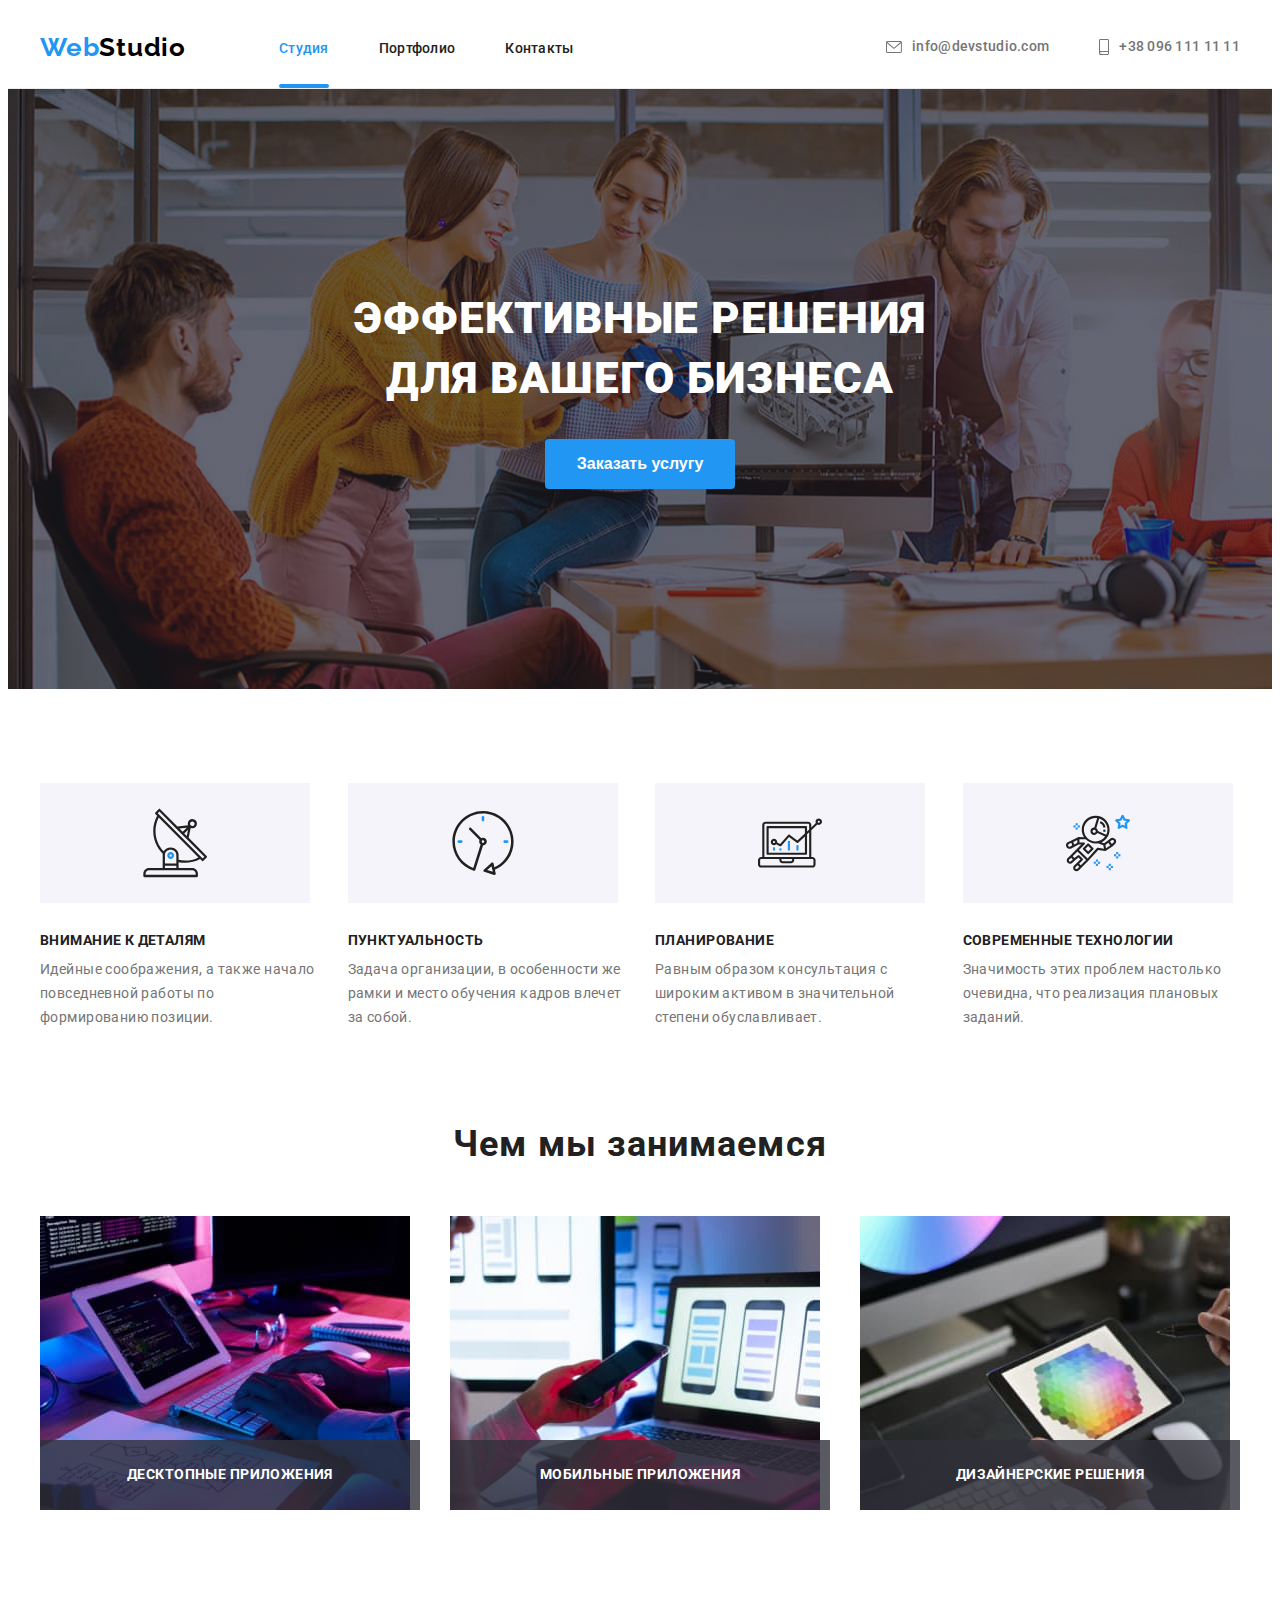
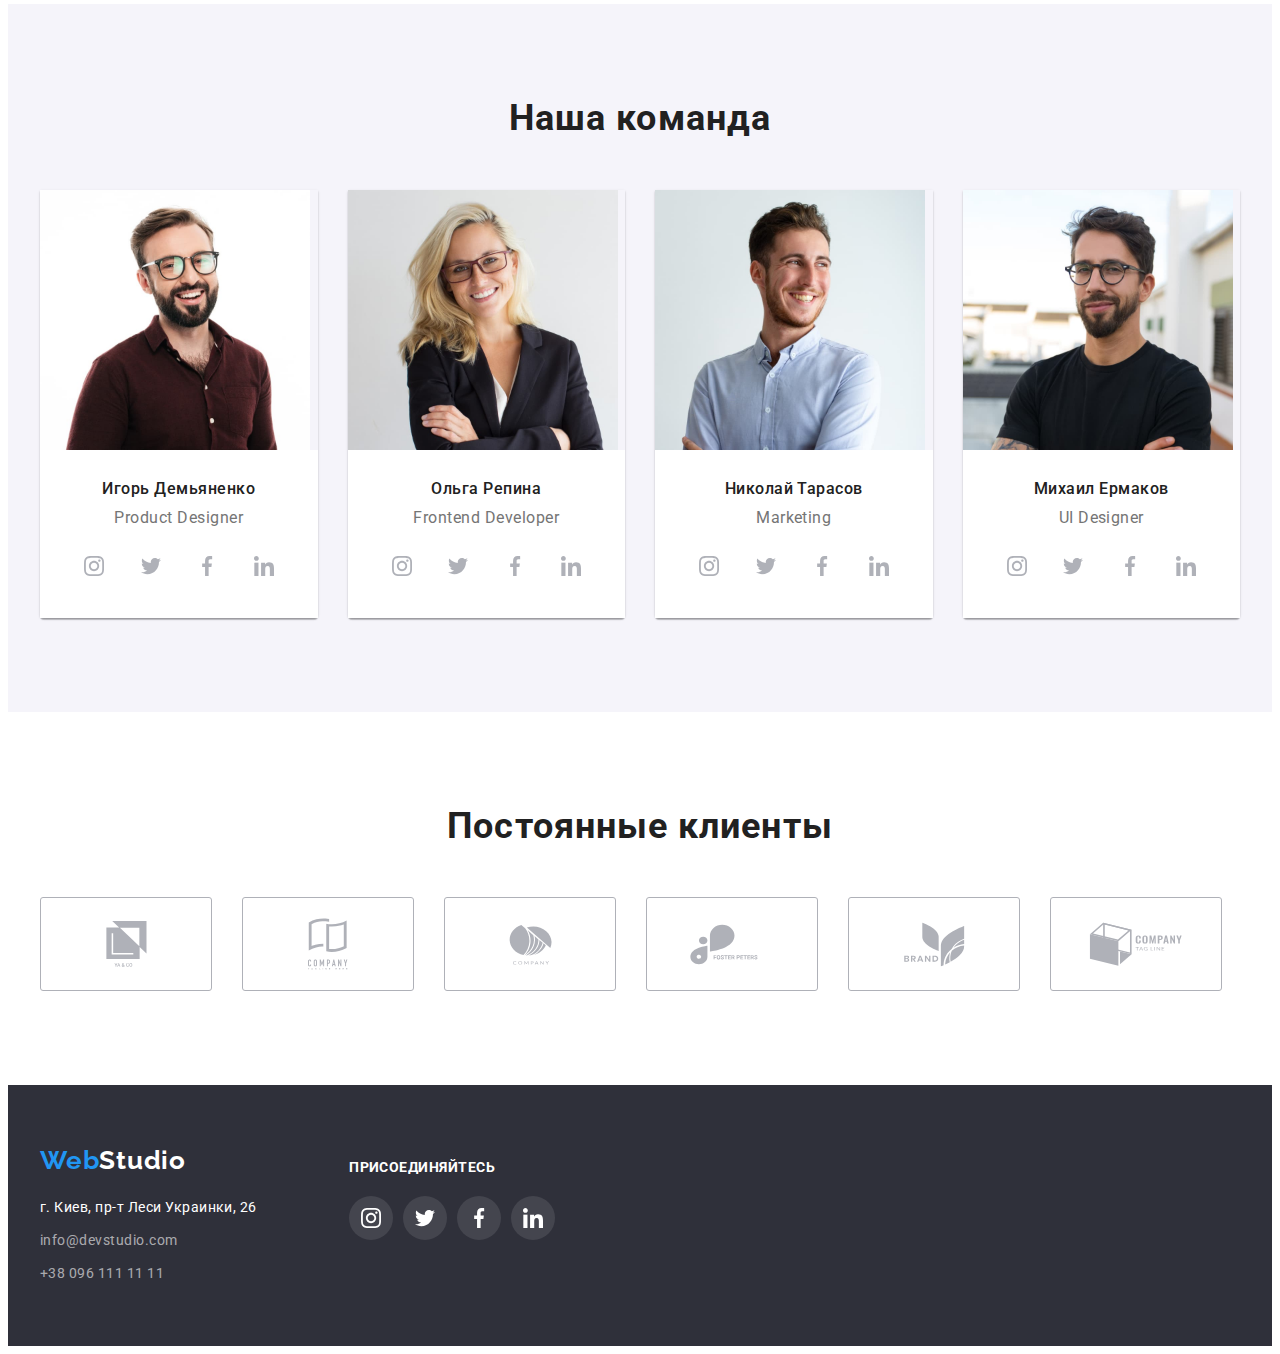
<file: index.html>
<!DOCTYPE html>
<html lang="ru">
  <head>
    <meta charset="UTF-8" />
    <meta http-equiv="X-UA-Compatible" content="IE=edge" />
    <meta name="viewport" content="width=device-width, initial-scale=1.0" />
    <title>Студия</title>
    <link rel="preconnect" href="https://fonts.gstatic.com" />
    <link
      href="https://fonts.googleapis.com/css2?family=Raleway:wght@700&family=Roboto:wght@400;500;700;900&display=swap"
      rel="stylesheet"
    />
    <link
      rel="stylesheet"
      href="https://cdnjs.cloudflare.com/ajax/libs/modern-normalize/1.1.0/modern-normalize.min.css"
      integrity="sha512-wpPYUAdjBVSE4KJnH1VR1HeZfpl1ub8YT/NKx4PuQ5NmX2tKuGu6U/JRp5y+Y8XG2tV+wKQpNHVUX03MfMFn9Q=="
      crossorigin="anonymous"
      referrerpolicy="no-referrer"
    />
    <link
      rel="stylesheet"
      href="https://cdnjs.cloudflare.com/ajax/libs/animate.css/4.1.1/animate.min.css"
    />
    <link rel="stylesheet" href="./css/styles.css" />
  </head>
  <body>
    <!-- Header block -->
    <header class="header">
      <div class="container header-container">
        <nav class="navigation">
          <a class="logo link animate__bounceIn" href="index.html"
            ><span class="logo-accent">Web</span>Studio</a
          >
          <ul class="menu list">
            <li class="menu-item">
              <a class="menu-link link current" href="./index.html">Студия</a>
            </li>
            <li class="menu-item">
              <a class="menu-link link" href="./portfolio.html">Портфолио</a>
            </li>
            <li class="menu-item">
              <a class="menu-link link" href="/">Контакты</a>
            </li>
          </ul>
        </nav>

        <!-- Contact us header block -->
        <a class="contact-link link email" href="mailto:info@devstudio.com">
          <svg class="email-icon" width="16" height="12">
            <use href="./img/icons.svg#icon-header-envelope"></use>
          </svg>
          info@devstudio.com
        </a>
        <a class="contact-link link" href="tel:+380961111111">
          <svg class="smartphone-icon" width="10" height="16">
            <use href="./img/icons.svg#icon-header-smartphone"></use>
          </svg>
          +38 096 111 11 11
        </a>
      </div>
    </header>

    <!-- Main section -->
    <main>
      <!-- Hero block -->
      <section class="hero">
        <h1 class="main-title">Эффективные решения<br />для вашего бизнеса</h1>
        <button class="modal-btn" type="button" data-modal-open>Заказать услугу</button>
      </section>

      <!-- Advantages section -->
      <section class="advantages section">
        <div class="container">
          <h2 class="advatages-title" hidden>Наши преимущества</h2>
          <ul class="advantages-list list">
            <li class="advantages-list-item">
              <div class="advantages-image-content">
                <svg class="advantages-image-item">
                  <use href="./img/icons.svg#icon-advantages-satelite"></use>
                </svg>
              </div>
              <h3 class="advantages-list-item-title">Внимание к деталям</h3>
              <p class="advantages-list-item-text">
                Идейные соображения, а также начало повседневной работы по формированию позиции.
              </p>
            </li>
            <li class="advantages-list-item">
              <div class="advantages-image-content">
                <svg class="advantages-image-item">
                  <use href="./img/icons.svg#icon-advantages-clock"></use>
                </svg>
              </div>
              <h3 class="advantages-list-item-title">Пунктуальность</h3>
              <p class="advantages-list-item-text">
                Задача организации, в особенности же рамки и место обучения кадров влечет за собой.
              </p>
            </li>
            <li class="advantages-list-item">
              <div class="advantages-image-content">
                <svg class="advantages-image-item">
                  <use href="./img/icons.svg#icon-advantages-laptop-diagram"></use>
                </svg>
              </div>
              <h3 class="advantages-list-item-title">Планирование</h3>
              <p class="advantages-list-item-text">
                Равным образом консультация с широким активом в значительной степени обуславливает.
              </p>
            </li>
            <li class="advantages-list-item">
              <div class="advantages-image-content">
                <svg class="advantages-image-item">
                  <use href="./img/icons.svg#icon-advantages-astronaut"></use>
                </svg>
              </div>
              <h3 class="advantages-list-item-title">Современные технологии</h3>
              <p class="advantages-list-item-text">
                Значимость этих проблем настолько очевидна, что реализация плановых заданий.
              </p>
            </li>
          </ul>
        </div>
      </section>

      <!-- What we do section -->
      <section class="duties section">
        <div class="container">
          <h2 class="duties-title">Чем мы занимаемся</h2>
          <ul class="duties-list list">
            <li class="duties-item">
              <div class="thumb">
                <img
                  class="duties-image"
                  src="./img/what-we-do/img11.jpg"
                  alt="разработчик пишет код"
                  width="370"
                  height="294"
                />
                <p class="thumb-description">Десктопные приложения</p>
              </div>
            </li>
            <li class="duties-item">
              <div class="thumb">
                <img
                  class="duties-image"
                  src="./img/what-we-do/img22.jpg"
                  alt="дизайн макета сайта на мобильном устройстве"
                  width="370"
                  height="294"
                />
                <p class="thumb-description">Мобильные приложения</p>
              </div>
            </li>
            <li class="duties-item">
              <div class="thumb">
                <img
                  class="duties-image"
                  src="./img/what-we-do/img33.jpg"
                  alt="селекция цветов"
                  width="370"
                  height="294"
                />
                <p class="thumb-description">Дизайнерские решения</p>
              </div>
            </li>
          </ul>
        </div>
      </section>

      <!-- Our team section -->
      <section class="team section">
        <div class="container">
          <h2 class="team-title">Наша команда</h2>
          <ul class="team-list list">
            <li class="team-list-item">
              <img
                class="team-image"
                src="./img/team/igor1.jpg"
                alt="разработчик игорь"
                width="270"
                height="260"
              />
              <div class="team-section-content">
                <h3 class="team-subtitle">Игорь Демьяненко</h3>
                <p class="team-text" lang="en">Product Designer</p>
                <ul class="social-media-list list">
                  <li class="social-media-item">
                    <a class="social-media-link" href="/">
                      <svg class="social-media-image" width="20" height="20">
                        <use href="./img/icons.svg#icon-team-instagram"></use>
                      </svg>
                    </a>
                  </li>

                  <li class="social-media-item">
                    <a class="social-media-link" href="/">
                      <svg class="social-media-image" width="20" height="20">
                        <use href="./img/icons.svg#icon-team-twitter"></use>
                      </svg>
                    </a>
                  </li>

                  <li class="social-media-item">
                    <a class="social-media-link" href="/">
                      <svg class="social-media-image" width="20" height="20">
                        <use href="./img/icons.svg#icon-team-facebook"></use>
                      </svg>
                    </a>
                  </li>

                  <li class="social-media-item">
                    <a class="social-media-link" href="/">
                      <svg class="social-media-image" width="20" height="20">
                        <use href="./img/icons.svg#icon-team-linkedin"></use>
                      </svg>
                    </a>
                  </li>
                </ul>
              </div>
            </li>

            <li class="team-list-item">
              <img
                class="team-image"
                src="./img/team/olga1.jpg"
                alt="разработчица ольга"
                width="270"
                height="260"
              />
              <div class="team-section-content">
                <h3 class="team-subtitle">Ольга Репина</h3>
                <p class="team-text" lang="en">Frontend Developer</p>
                <ul class="social-media-list list">
                  <li class="social-media-item">
                    <a class="social-media-link" href="/">
                      <svg class="social-media-image" width="20" height="20">
                        <use href="./img/icons.svg#icon-team-instagram"></use>
                      </svg>
                    </a>
                  </li>

                  <li class="social-media-item">
                    <a class="social-media-link" href="/">
                      <svg class="social-media-image" width="20" height="20">
                        <use href="./img/icons.svg#icon-team-twitter"></use>
                      </svg>
                    </a>
                  </li>

                  <li class="social-media-item">
                    <a class="social-media-link" href="/">
                      <svg class="social-media-image" width="20" height="20">
                        <use href="./img/icons.svg#icon-team-facebook"></use>
                      </svg>
                    </a>
                  </li>

                  <li class="social-media-item">
                    <a class="social-media-link" href="/">
                      <svg class="social-media-image" width="20" height="20">
                        <use href="./img/icons.svg#icon-team-linkedin"></use>
                      </svg>
                    </a>
                  </li>
                </ul>
              </div>
            </li>

            <li class="team-list-item">
              <img
                class="team-image"
                src="./img/team/nicholas1.jpg"
                alt="разработчик николай"
                width="270"
                height="260"
              />
              <div class="team-section-content">
                <h3 class="team-subtitle">Николай Тарасов</h3>
                <p class="team-text" lang="en">Marketing</p>
                <ul class="social-media-list list">
                  <li class="social-media-item">
                    <a class="social-media-link" href="/">
                      <svg class="social-media-image" width="20" height="20">
                        <use href="./img/icons.svg#icon-team-instagram"></use>
                      </svg>
                    </a>
                  </li>

                  <li class="social-media-item">
                    <a class="social-media-link" href="/">
                      <svg class="social-media-image" width="20" height="20">
                        <use href="./img/icons.svg#icon-team-twitter"></use>
                      </svg>
                    </a>
                  </li>

                  <li class="social-media-item">
                    <a class="social-media-link" href="/">
                      <svg class="social-media-image" width="20" height="20">
                        <use href="./img/icons.svg#icon-team-facebook"></use>
                      </svg>
                    </a>
                  </li>

                  <li class="social-media-item">
                    <a class="social-media-link" href="/">
                      <svg class="social-media-image" width="20" height="20">
                        <use href="./img/icons.svg#icon-team-linkedin"></use>
                      </svg>
                    </a>
                  </li>
                </ul>
              </div>
            </li>

            <li class="team-list-item">
              <img
                class="team-image"
                src="./img/team/michael1.jpg"
                alt="разработчик михаил"
                width="270"
                height="260"
              />
              <div class="team-section-content">
                <h3 class="team-subtitle">Михаил Ермаков</h3>
                <p class="team-text" lang="en">UI Designer</p>
                <ul class="social-media-list list">
                  <li class="social-media-item">
                    <a class="social-media-link" href="/">
                      <svg class="social-media-image" width="20" height="20">
                        <use href="./img/icons.svg#icon-team-instagram"></use>
                      </svg>
                    </a>
                  </li>

                  <li class="social-media-item">
                    <a class="social-media-link" href="/">
                      <svg class="social-media-image" width="20" height="20">
                        <use href="./img/icons.svg#icon-team-twitter"></use>
                      </svg>
                    </a>
                  </li>

                  <li class="social-media-item">
                    <a class="social-media-link" href="/">
                      <svg class="social-media-image" width="20" height="20">
                        <use href="./img/icons.svg#icon-team-facebook"></use>
                      </svg>
                    </a>
                  </li>

                  <li class="social-media-item">
                    <a class="social-media-link" href="/">
                      <svg class="social-media-image" width="20" height="20">
                        <use href="./img/icons.svg#icon-team-linkedin"></use>
                      </svg>
                    </a>
                  </li>
                </ul>
              </div>
            </li>
          </ul>
        </div>
      </section>

      <!-- Our clients section -->
      <section class="clients-section">
        <div class="container">
          <div class="clients-content">
            <h2 class="clients-title">Постоянные клиенты</h2>
            <ul class="our-clients-list list">
              <li class="our-clients-item">
                <a class="our-clients-link" href="/">
                  <svg class="our-clients-image" width="41" height="46">
                    <use href="./img/icons.svg#icon-clients-ya-and-co"></use>
                  </svg>
                </a>
              </li>
              <li class="our-clients-item">
                <a class="our-clients-link" href="/">
                  <svg class="our-clients-image" width="40" height="52">
                    <use href="./img/icons.svg#icon-clients-tag-line-here-company"></use>
                  </svg>
                </a>
              </li>
              <li class="our-clients-item">
                <a class="our-clients-link" href="/">
                  <svg class="our-clients-image" width="43" height="41">
                    <use href="./img/icons.svg#icon-clients-company"></use>
                  </svg>
                </a>
              </li>
              <li class="our-clients-item">
                <a class="our-clients-link" href="/">
                  <svg class="our-clients-image" width="84" height="41">
                    <use href="./img/icons.svg#icon-clients-fosters-peters"></use>
                  </svg>
                </a>
              </li>
              <li class="our-clients-item">
                <a class="our-clients-link" href="/">
                  <svg class="our-clients-image" width="63" height="45">
                    <use href="./img/icons.svg#icon-clients-brand"></use>
                  </svg>
                </a>
              </li>
              <li class="our-clients-item">
                <a class="our-clients-link" href="/">
                  <svg class="our-clients-image" width="94" height="44">
                    <use href="./img/icons.svg#icon-clients-company-tag-line"></use>
                  </svg>
                </a>
              </li>
            </ul>
          </div>
        </div>
      </section>
    </main>

    <!-- Contact us footer section -->
    <footer class="footer">
      <div class="container">
        <div class="footer-content">
          <div class="footer-address-container">
            <a class="logo foot-logo link" href="./index.html">
              <span class="logo-accent">Web</span><span class="logo-text">Studio</span>
            </a>
            <ul class="footer-list list">
              <li class="footer-item">
                <address class="footer-address">
                  <a
                    class="footer-link link address"
                    href="https://goo.gl/maps/jHkkeHPNADYMm9U96"
                    target="_blank"
                    rel="   noopener noreferrer"
                    >г. Киев, пр-т Леси Украинки, 26
                  </a>
                </address>
              </li>
              <li class="footer-item">
                <address class="footer-address">
                  <a class="footer-link link" href="mailto:info@devstudio.com"
                    >info@devstudio.com</a
                  >
                </address>
              </li>
              <li class="footer-item">
                <address class="footer-address">
                  <a class="footer-link link" href="tel:+380961111111">+38 096 111 11 11</a>
                </address>
              </li>
            </ul>
          </div>
          <div class="footer-social-media-content">
            <p class="footer-social-media-text">присоединяйтесь</p>
            <ul class="social-media-list list">
              <li class="social-media-item">
                <a class="social-media-link footer-social-media-link" href="/">
                  <svg class="footer-social-media-image social-media-image" width="20" height="20">
                    <use href="./img/icons.svg#icon-team-instagram"></use>
                  </svg>
                </a>
              </li>

              <li class="social-media-item">
                <a class="social-media-link footer-social-media-link" href="/">
                  <svg class="footer-social-media-image social-media-image" width="20" height="20">
                    <use href="./img/icons.svg#icon-team-twitter"></use>
                  </svg>
                </a>
              </li>

              <li class="social-media-item">
                <a class="social-media-link footer-social-media-link" href="/">
                  <svg class="footer-social-media-image social-media-image" width="20" height="20">
                    <use href="./img/icons.svg#icon-team-facebook"></use>
                  </svg>
                </a>
              </li>

              <li class="social-media-item">
                <a class="social-media-link footer-social-media-link" href="/">
                  <svg class="footer-social-media-image social-media-image" width="20" height="20">
                    <use href="./img/icons.svg#icon-team-linkedin"></use>
                  </svg>
                </a>
              </li>
            </ul>
          </div>
        </div>
      </div>
    </footer>

    <div class="backdrop is-hidden" data-modal>
      <div class="modal">
        <button type="button" class="close-button" data-modal-close>
          <svg class="close-button-img">
            <use href="./img/icons.svg#icon-close-black"></use>
          </svg>
        </button>
      </div>
    </div>

    <script src="./js/modal.js"></script>
  </body>
</html>
</file>
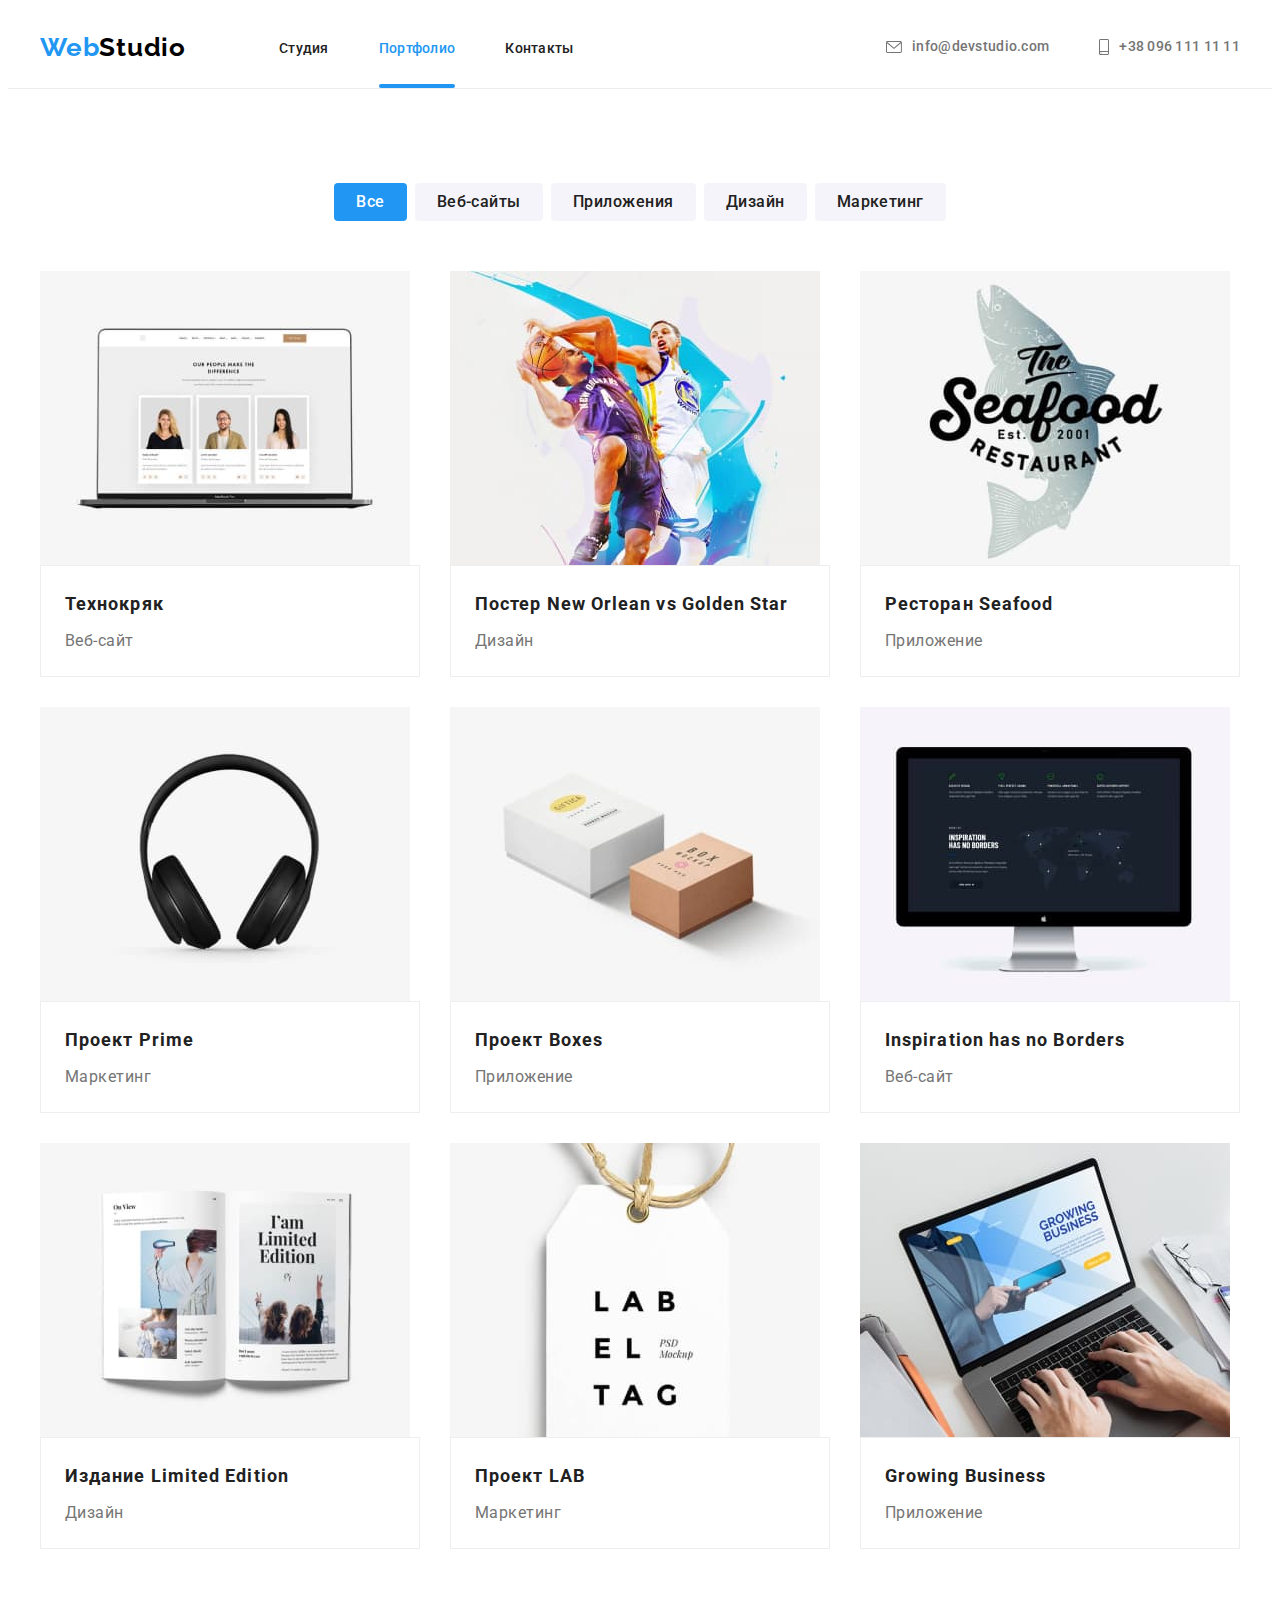
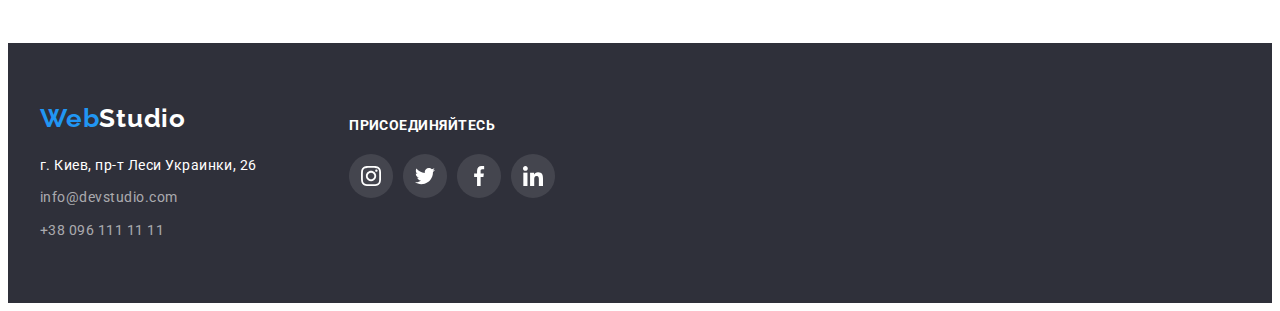
<file: portfolio.html>
<!DOCTYPE html>
<html lang="ru">
  <head>
    <meta charset="UTF-8" />
    <meta http-equiv="X-UA-Compatible" content="IE=edge" />
    <meta name="viewport" content="width=device-width, initial-scale=1.0" />
    <title>Портфолио</title>
    <link rel="preconnect" href="https://fonts.gstatic.com" />
    <link
      href="https://fonts.googleapis.com/css2?family=Raleway:wght@700&family=Roboto:wght@400;500;700;900&display=swap"
      rel="stylesheet"
    />
    <link
      rel="stylesheet"
      href="https://cdnjs.cloudflare.com/ajax/libs/modern-normalize/1.1.0/modern-normalize.min.css"
      integrity="sha512-wpPYUAdjBVSE4KJnH1VR1HeZfpl1ub8YT/NKx4PuQ5NmX2tKuGu6U/JRp5y+Y8XG2tV+wKQpNHVUX03MfMFn9Q=="
      crossorigin="anonymous"
      referrerpolicy="no-referrer"
    />
    <link
      rel="stylesheet"
      href="https://cdnjs.cloudflare.com/ajax/libs/animate.css/4.1.1/animate.min.css"
    />
    <link rel="stylesheet" href="./css/styles.css" />
  </head>
  <body>
    <!-- Header block -->
    <header class="header">
      <div class="container header-container">
        <nav class="navigation">
          <a class="logo link animate__bounceIn" href="index.html"
            ><span class="logo-accent">Web</span>Studio</a
          >
          <ul class="menu list">
            <li class="menu-item">
              <a class="menu-link link" href="./index.html">Студия</a>
            </li>
            <li class="menu-item">
              <a class="menu-link link current" href="./portfolio.html">Портфолио</a>
            </li>
            <li class="menu-item">
              <a class="menu-link link" href="/">Контакты</a>
            </li>
          </ul>
        </nav>

        <!-- Contact us header block -->
        <a class="contact-link link email" href="mailto:info@devstudio.com">
          <svg class="email-icon" width="16" height="12">
            <use href="./img/icons.svg#icon-header-envelope"></use>
          </svg>
          info@devstudio.com
        </a>
        <a class="contact-link link" href="tel:+380961111111">
          <svg class="smartphone-icon" width="10" height="16">
            <use href="./img/icons.svg#icon-header-smartphone"></use>
          </svg>
          +38 096 111 11 11
        </a>
      </div>
    </header>

    <!-- Our projects -->
    <main class="projects">
      <section class="projects-section section">
        <div class="container">
          <h1 class="projects-heading" hidden>Наши проекты</h1>
          <ul class="projects-btn-list list">
            <li class="projects-item">
              <button class="projects-btn current" type="button">Все</button>
            </li>
            <li class="projects-item">
              <button class="projects-btn" type="button">Веб-сайты</button>
            </li>
            <li class="projects-item">
              <button class="projects-btn" type="button">Приложения</button>
            </li>
            <li class="projects-item">
              <button class="projects-btn" type="button">Дизайн</button>
            </li>
            <li class="projects-item">
              <button class="projects-btn" type="button">Маркетинг</button>
            </li>
          </ul>

          <ul class="examples-list list">
            <li class="examples-item">
              <a class="examples-link link" href="/">
                <div class="examples-link-image-wrapper">
                  <img
                    class="examples-image"
                    src="./img/portfolio/technohriak.jpg"
                    alt="ноутбук с примером вебсайта"
                    width="370"
                    height="294"
                  />
                  <p class="overlay">
                    Технокряк это современная площадка распространения коронавируса. Компании
                    используют эту платформу для цифрового шпионажа и атак на защищённые сервера
                    конкурентов.
                  </p>
                </div>
                <div class="examples-text-content">
                  <h2 class="examples-heading">Технокряк</h2>
                  <p class="examples-text">Веб-сайт</p>
                </div>
              </a>
            </li>
            <li class="examples-item">
              <a class="examples-link link" href="/">
                <div class="examples-link-image-wrapper">
                  <img
                    class="examples-image"
                    src="./img/portfolio/basketball-poster.jpg"
                    alt=" постер с игроками играющими баскетбол"
                    width="370"
                    height="294"
                  />
                  <p class="overlay">
                    Технокряк это современная площадка распространения коронавируса. Компании
                    используют эту платформу для цифрового шпионажа и атак на защищённые сервера
                    конкурентов.
                  </p>
                </div>
                <div class="examples-text-content">
                  <h2 class="examples-heading">
                    Постер <span lang="en">New Orlean vs Golden Star</span>
                  </h2>
                  <p class="examples-text">Дизайн</p>
                </div>
              </a>
            </li>
            <li class="examples-item">
              <a class="examples-link link" href="/">
                <div class="examples-link-image-wrapper">
                  <img
                    class="examples-image"
                    src="./img/portfolio/seafood.jpg"
                    alt="логотип ресторана рыбной еды"
                    width="370"
                    height="294"
                  />
                  <p class="overlay">
                    Технокряк это современная площадка распространения коронавируса. Компании
                    используют эту платформу для цифрового шпионажа и атак на защищённые сервера
                    конкурентов.
                  </p>
                </div>
                <div class="examples-text-content">
                  <h2 class="examples-heading">Ресторан <span lang="en">Seafood</span></h2>
                  <p class="examples-text">Приложение</p>
                </div>
              </a>
            </li>
            <li class="examples-item">
              <a class="examples-link link" href="/">
                <div class="examples-link-image-wrapper">
                  <img
                    class="examples-image"
                    src="./img/portfolio/prime-project.jpg"
                    alt="наушники"
                    width="370"
                    height="294"
                  />
                  <p class="overlay">
                    Технокряк это современная площадка распространения коронавируса. Компании
                    используют эту платформу для цифрового шпионажа и атак на защищённые сервера
                    конкурентов.
                  </p>
                </div>
                <div class="examples-text-content">
                  <h2 class="examples-heading">Проект <span lang="en">Prime</span></h2>
                  <p class="examples-text">Маркетинг</p>
                </div>
              </a>
            </li>
            <li class="examples-item">
              <a class="examples-link link" href="/">
                <div class="examples-link-image-wrapper">
                  <img
                    class="examples-image"
                    src="./img/portfolio/boxes-project.jpg"
                    alt="дизайн коробочек"
                    width="370"
                    height="294"
                  />
                  <p class="overlay">
                    Технокряк это современная площадка распространения коронавируса. Компании
                    используют эту платформу для цифрового шпионажа и атак на защищённые сервера
                    конкурентов.
                  </p>
                </div>
                <div class="examples-text-content">
                  <h2 class="examples-heading">Проект <span lang="en">Boxes</span></h2>
                  <p class="examples-text">Приложение</p>
                </div>
              </a>
            </li>
            <li class="examples-item">
              <a class="examples-link link" href="/">
                <div class="examples-link-image-wrapper">
                  <img
                    class="examples-image"
                    src="./img/portfolio/ispiration-has-no-borders.jpg"
                    alt="монитор с примером вебсайта"
                    width="370"
                    height="294"
                  />
                  <p class="overlay">
                    Технокряк это современная площадка распространения коронавируса. Компании
                    используют эту платформу для цифрового шпионажа и атак на защищённые сервера
                    конкурентов.
                  </p>
                </div>
                <div class="examples-text-content">
                  <h2 class="examples-heading" lang="en">Inspiration has no Borders</h2>
                  <p class="examples-text">Веб-сайт</p>
                </div>
              </a>
            </li>
            <li class="examples-item">
              <a class="examples-link link" href="/">
                <div class="examples-link-image-wrapper">
                  <img
                    class="examples-image"
                    src="./img/portfolio/limited-edition.jpg"
                    alt="дизайн издания книги"
                    width="370"
                    height="294"
                  />
                  <p class="overlay">
                    Технокряк это современная площадка распространения коронавируса. Компании
                    используют эту платформу для цифрового шпионажа и атак на защищённые сервера
                    конкурентов.
                  </p>
                </div>
                <div class="examples-text-content">
                  <h2 class="examples-heading">Издание <span lang="en">Limited Edition</span></h2>
                  <p class="examples-text">Дизайн</p>
                </div>
              </a>
            </li>
            <li class="examples-item">
              <a class="examples-link link" href="/">
                <div class="examples-link-image-wrapper">
                  <img
                    class="examples-image"
                    src="./img/portfolio/lab-project.jpg"
                    alt="пример дизайна бирки"
                    width="370"
                    height="294"
                  />
                  <p class="overlay">
                    Технокряк это современная площадка распространения коронавируса. Компании
                    используют эту платформу для цифрового шпионажа и атак на защищённые сервера
                    конкурентов.
                  </p>
                </div>
                <div class="examples-text-content">
                  <h2 class="examples-heading">Проект <span lang="en">LAB</span></h2>
                  <p class="examples-text">Маркетинг</p>
                </div>
              </a>
            </li>
            <li class="examples-item">
              <a class="examples-link link" href="/">
                <div class="examples-link-image-wrapper">
                  <img
                    class="examples-image"
                    src="./img/portfolio/growing-business.jpg"
                    alt="ноутбук с включенным примером приложения на экране"
                    width="370"
                    height="294"
                  />
                  <p class="overlay">
                    Технокряк это современная площадка распространения коронавируса. Компании
                    используют эту платформу для цифрового шпионажа и атак на защищённые сервера
                    конкурентов.
                  </p>
                </div>
                <div class="examples-text-content">
                  <h2 class="examples-heading" lang="en">Growing Business</h2>
                  <p class="examples-text">Приложение</p>
                </div>
              </a>
            </li>
          </ul>
        </div>
      </section>
    </main>

    <!-- Contact us footer section -->
    <footer class="footer">
      <div class="container">
        <div class="footer-content">
          <div class="footer-address-container">
            <a class="logo foot-logo link" href="./index.html">
              <span class="logo-accent">Web</span><span class="logo-text">Studio</span>
            </a>
            <ul class="footer-list list">
              <li class="footer-item">
                <address class="footer-address">
                  <a
                    class="footer-link link address"
                    href="https://goo.gl/maps/jHkkeHPNADYMm9U96"
                    target="_blank"
                    rel="   noopener noreferrer"
                    >г. Киев, пр-т Леси Украинки, 26
                  </a>
                </address>
              </li>
              <li class="footer-item">
                <address class="footer-address">
                  <a class="footer-link link" href="mailto:info@devstudio.com"
                    >info@devstudio.com</a
                  >
                </address>
              </li>
              <li class="footer-item">
                <address class="footer-address">
                  <a class="footer-link link" href="tel:+380961111111">+38 096 111 11 11</a>
                </address>
              </li>
            </ul>
          </div>
          <div class="footer-social-media-content">
            <p class="footer-social-media-text">присоединяйтесь</p>
            <ul class="social-media-list list">
              <li class="social-media-item">
                <a class="social-media-link footer-social-media-link" href="/">
                  <svg class="footer-social-media-image social-media-image" width="20" height="20">
                    <use href="./img/icons.svg#icon-team-instagram"></use>
                  </svg>
                </a>
              </li>

              <li class="social-media-item">
                <a class="social-media-link footer-social-media-link" href="/">
                  <svg class="footer-social-media-image social-media-image" width="20" height="20">
                    <use href="./img/icons.svg#icon-team-twitter"></use>
                  </svg>
                </a>
              </li>

              <li class="social-media-item">
                <a class="social-media-link footer-social-media-link" href="/">
                  <svg class="footer-social-media-image social-media-image" width="20" height="20">
                    <use href="./img/icons.svg#icon-team-facebook"></use>
                  </svg>
                </a>
              </li>

              <li class="social-media-item">
                <a class="social-media-link footer-social-media-link" href="/">
                  <svg class="footer-social-media-image social-media-image" width="20" height="20">
                    <use href="./img/icons.svg#icon-team-linkedin"></use>
                  </svg>
                </a>
              </li>
            </ul>
          </div>
        </div>
      </div>
    </footer>
  </body>
</html>
</file>
<file: css/styles.css>
/* ======MAIN STYLING SETTINGS ====== */
:root {
  --main-font: 'Roboto', sans-serif;
  --secondary-font: 'Raleway', sans-serif;
  --accent-color: #2196f3;
  --description-text-color: #757575;
  --headings-color: #212121;
  --team-background-color: #f5f4fa;
  --card-set-gap: 30px;
}

body {
  font-family: var(--main-font);
  color: var(--description-text-color);
  background-color: #ffffff;
}

h1,
h2,
h3,
h4,
h5,
h6,
p {
  margin-top: 0;
  margin-bottom: 0;
}

ul,
ol {
  margin-top: 0;
  margin-bottom: 0;
  padding-left: 0;
}

img {
  display: block;
}

.list {
  list-style: none;
}

.link {
  text-decoration: none;
  transition: color 250ms cubic-bezier(0.4, 0, 0.2, 1);
}

.container {
  width: 1200px;
  margin: 0 auto;
  padding-left: 15px;
  padding-right: 15px;
}

.section {
  padding-top: 94px;
  padding-bottom: 94px;
}

/* ======SOCIAL MEDIA START====== */
.social-media-content {
  padding-left: 32px;
  padding-right: 32px;
  padding-bottom: 30px;
}

.social-media-list {
  display: flex;
  justify-content: space-between;
}

.social-media-item:not(:last-child) {
  margin-right: 10px;
}

.social-media-link {
  display: flex;
  align-items: center;
  justify-content: center;
  width: 44px;
  height: 44px;
  border-radius: 50%;
  background-color: transparent;
  fill: #afb1b8;

  transition: background-color 250ms cubic-bezier(0.4, 0, 0.2, 1);
}

.social-media-link:hover,
.social-media-link:focus,
.footer-social-media-link:hover,
.footer-social-media-link:focus {
  fill: #ffffff;
  background-color: var(--accent-color);
}

.footer-social-media-image {
  fill: #ffffff;
}

.footer-social-media-link {
  background-color: rgba(255, 255, 255, 0.1);
}

/* ======SOCIAL MEDIA FINISH====== */
/* ======MAIN STYLING SETTINGS END ====== */

/* ======STUDIO PAGE START====== */
/* ======HEADER SECTION START====== */
.header {
  padding-top: 24px;
  padding-bottom: 25px;
  border-bottom: 1px solid #ececec;
}

.header-container {
  display: flex;
  align-items: center;
}

.navigation {
  display: flex;
  align-items: center;
}

.logo {
  font-family: var(--secondary-font);
  font-weight: 700;
  font-size: 26px;
  line-height: 1.19;
  letter-spacing: 0.03em;
  margin-right: 93px;
  color: #000000;

  animation-duration: 1700ms;
  animation-delay: 200ms;
  animation-iteration-count: infinite;
}

.logo-accent {
  font-family: var(--secondary-font);
  font-weight: 700;
  font-size: 26px;
  line-height: 1.19;
  letter-spacing: 0.03em;
  color: var(--accent-color);
}

.logo-text {
  color: #ffffff;
}

.menu {
  display: flex;
  align-items: center;
}

.menu-item:not(:last-child) {
  margin-right: 50px;
}

.menu-link {
  font-weight: 500;
  font-size: 14px;
  line-height: 1.14;
  letter-spacing: 0.02em;
  color: var(--headings-color);
}

.menu-link:hover,
.menu-link:focus {
  color: var(--accent-color);
}

.menu-link.current {
  position: relative;
  color: var(--accent-color);
}

.menu-link.current::after {
  content: '';
  position: absolute;
  bottom: -32px;
  left: 0;
  width: 100%;
  height: 4px;
  background-color: var(--accent-color);
  border-radius: 2px;
}

.contact-link {
  display: flex;
  align-items: center;
  font-weight: 500;
  font-size: 14px;
  line-height: 1.14;
  letter-spacing: 0.02em;
  color: var(--description-text-color);
}

.contact-link:hover,
.contact-link:focus {
  color: var(--accent-color);
}

.email {
  margin-left: auto;
  margin-right: 50px;
}

.email-icon {
  margin-right: 10px;
  fill: currentColor;
}

.smartphone-icon {
  margin-right: 10px;
  fill: currentColor;
}
/* ======HEADER SECTION FINISH====== */

/* ======HERO SECTION START====== */
.hero {
  background-image: linear-gradient(rgba(47, 48, 58, 0.4), rgba(47, 48, 58, 0.4)),
    url(../img/hero/background-image.jpg);
  background-color: #2f303a;
  background-size: cover;
  padding-top: 200px;
  padding-bottom: 200px;
  text-align: center;
  letter-spacing: 0.06em;
  max-width: 1600рх;
}

.main-title {
  margin-bottom: 30px;
  font-weight: 900;
  font-size: 44px;
  line-height: 1.36;
  text-transform: uppercase;
  color: #ffffff;
}

.modal-btn {
  font-weight: 700;
  font-size: 16px;
  line-height: 1.87;
  display: block;
  margin: 0 auto;
  cursor: pointer;
  color: #ffffff;
  background: var(--accent-color);
  padding: 10px 32px;
  border-radius: 4px;
  border: 0;
}

.modal-btn:hover,
.modal-btn:focus {
  color: #ffffff;
  background-color: var(--accent-color);
}
/* ======HERO SECTION FINISH====== */

/* ======ADVANTAGES SECTION START====== */
.advantages-list {
  display: flex;
  margin-top: -30px;
  margin-left: -30px;
}

.advantages-list-item {
  flex-basis: calc((100% - 120px) / 4);
  margin-top: 30px;
  margin-left: 30px;
}

.advantages-image-content {
  display: flex;
  justify-content: center;
  align-items: center;
  width: 270px;
  height: 120px;
  margin-bottom: 30px;
  background-color: #f5f4fa;
}

.advantages-image-item {
  width: 64px;
  height: 70px;
}

.advantages-list-item-title {
  font-weight: 700;
  font-size: 14px;
  line-height: 1.14;
  letter-spacing: 0.03em;
  text-transform: uppercase;
  color: var(--headings-color);
  margin-bottom: 10px;
}

.advantages-list-item-text {
  font-size: 14px;
  line-height: 1.71;
  letter-spacing: 0.03em;
}
/* ======ADVANTAGES SECTION FINISH====== */

/* ======DUTIES SECTION START====== */
.duties {
  padding-top: 0;
}

.duties-title {
  font-weight: 700;
  font-size: 36px;
  line-height: 1.16;
  text-align: center;
  letter-spacing: 0.03em;
  color: var(--headings-color);
  margin-bottom: 50px;
}

.duties-list {
  display: flex;
  margin-top: -30px;
  margin-left: -30px;
}

.duties-item {
  flex-basis: calc((100% - 90px) / 3);
  margin-top: 30px;
  margin-left: 30px;
}

.thumb {
  position: relative;
}

.thumb-description {
  position: absolute;
  width: 100%;
  left: 0;
  bottom: 0;
  font-weight: bold;
  font-size: 14px;
  line-height: 1.14;
  text-align: center;
  letter-spacing: 0.03em;
  text-transform: uppercase;
  background-color: rgba(47, 48, 58, 0.8);
  color: #ffffff;
  padding-top: 27px;
  padding-bottom: 27px;
}
/* ======DUTIES SECTION FINISH====== */

/* ======TEAM SECTION START====== */
.team {
  padding-top: 94px;
  background: var(--team-background-color);
}

.team-list {
  display: flex;
  flex-wrap: wrap;
  margin-top: -30px;
  margin-left: -30px;
}

.team-list-item {
  flex-basis: calc((100% - 120px) / 4);
  margin-top: 30px;
  margin-left: 30px;
  box-shadow: 0px 1px 3px rgba(0, 0, 0, 0.12), 0px 1px 1px rgba(0, 0, 0, 0.14),
    0px 2px 1px rgba(0, 0, 0, 0.2);
  border-radius: 0px 0px 4px 4px;
}

.team-title {
  font-weight: 700;
  font-size: 36px;
  line-height: 1.16;
  text-align: center;
  letter-spacing: 0.03em;
  color: var(--headings-color);
  margin-bottom: 50px;
}

.team-section-content {
  padding-top: var(--card-set-gap);
  padding-left: 32px;
  padding-right: 32px;
  padding-bottom: var(--card-set-gap);
  background-color: #ffffff;
}

.team-subtitle {
  font-weight: 500;
  font-size: 16px;
  line-height: 1.18;
  text-align: center;
  letter-spacing: 0.03em;
  color: var(--headings-color);
  margin-bottom: 10px;
}

.team-text {
  font-size: 16px;
  line-height: 1.18;
  text-align: center;
  letter-spacing: 0.03em;
  margin-bottom: 16px;
}
/* ======TEAM SECTION FINISH====== */

/* ======CLIENTS SECTION START====== */
.clients-section {
  padding-top: 94px;
  padding-bottom: 94px;
}

.clients-title {
  font-style: normal;
  font-weight: 700;
  font-size: 36px;
  line-height: 1.16;
  text-align: center;
  letter-spacing: 0.03em;
  color: var(--headings-color);
  margin-bottom: 50px;
}

.our-clients-list {
  display: flex;
}

.our-clients-item:not(:last-child) {
  margin-right: 30px;
}

.our-clients-link {
  display: flex;
  justify-content: center;
  align-items: center;
  width: 170px;
  height: 92px;
  border-radius: 3px;
  border: 1px solid #afb1b8;

  transition: filter 250ms cubic-bezier(0.4, 0, 0.2, 1);
}

.our-clients-image {
  fill: #afb1b8;
}

.our-clients-link:hover,
.our-clients-link:focus {
  filter: drop-shadow(0px 4px 4px rgba(0, 0, 0, 0.25));
  border-color: var(--accent-color);
}

.our-clients-link:hover .our-clients-image,
.our-clients-link:focus .our-clients-image {
  fill: var(--accent-color);
}
/* ======CLIENTS SECTION FINISH====== */

/* ======FOOTER SECTION START====== */
.footer {
  background: #2f303a;
  padding-top: 60px;
  padding-bottom: 60px;
  letter-spacing: 0.03em;
}

.footer-content {
  display: flex;
}

.footer-address-container {
  margin-right: 70px;
}

.footer-social-media-text {
  font-weight: 700;
  font-size: 14px;
  line-height: 1.14;
  text-transform: uppercase;
  color: #ffffff;
  margin-bottom: 20px;
}

.footer-social-media-content {
  padding-top: 15px;
}

.footer-link {
  font-style: normal;
  font-weight: 400;
  font-size: 14px;
  line-height: 1.71;
  color: rgba(255, 255, 255, 0.6);
}

.foot-logo {
  display: block;
  margin-bottom: 20px;
}

.footer-link.address {
  color: #ffffff;
  margin-bottom: 9px;
}

.footer-item:not(:last-child) {
  margin-bottom: 9px;
}

.footer-link:hover,
.footer-link:focus {
  color: #ffffff;
}
/* ======FOOTER SECTION FINISH====== */
/* ======STUDIO PAGE FINISH====== */

/* ======PORTFOLIO PAGE START====== */
/* ======PROJECTS BUTTONS START====== */
.projects-btn-list {
  display: flex;
  justify-content: center;
  margin-bottom: 50px;
}

.projects-item:not(:last-child) {
  margin-right: 8px;
}

.projects-btn {
  font-family: var(--main-font);
  font-weight: 500;
  font-size: 16px;
  line-height: 1.62;
  text-align: center;
  letter-spacing: 0.03em;
  cursor: pointer;
  color: var(--headings-color);
  background: #f5f4fa;
  border-radius: 4px;
  border: none;
  padding: 6px 22px 6px 22px;

  transition: background-color 250ms cubic-bezier(0.4, 0, 0.2, 1),
    box-shadow 250ms cubic-bezier(0.4, 0, 0.2, 1);
}

.projects-btn.current {
  background-color: var(--accent-color);
  color: #ffffff;

  transition: box-shadow 250ms cubic-bezier(0.4, 0, 0.2, 1);
}

.projects-btn:hover,
.projects-btn:focus {
  background-color: var(--accent-color);
  color: #ffffff;
  box-shadow: 0px 3px 1px rgba(0, 0, 0, 0.1), 0px 1px 2px rgba(0, 0, 0, 0.08),
    0px 2px 2px rgba(0, 0, 0, 0.12);
}
/* ======PROJECTS BUTTONS FINISH====== */

/* ======EXAMPLES SECTION START====== */
.examples-heading {
  font-weight: 700;
  font-size: 18px;
  line-height: 2;
  letter-spacing: 0.06em;
  color: var(--headings-color);
  margin-bottom: 4px;
}

.examples-text {
  font-size: 16px;
  line-height: 1.87;
  letter-spacing: 0.03em;
  color: var(--description-text-color);
}

.examples-list {
  display: flex;
  flex-wrap: wrap;
  margin-top: -30px;
  margin-left: -30px;
}

.examples-item {
  margin-top: 30px;
  margin-left: 30px;
  flex-basis: calc((100% - 90px) / 3);
  background-color: #ffffff;

  transition: filter 250ms cubic-bezier(0.4, 0, 0.2, 1);
}

.examples-item:hover {
  filter: drop-shadow(0px 4px 4px rgba(0, 0, 0, 0.25));
}

.examples-text-content {
  border: 1px solid #eeeeee;
  padding: 20px 24px 20px 24px;
}

.examples-link {
  display: block;
  position: relative;
}

.examples-link:hover .overlay,
.examples-link:focus .overlay {
  transform: translateY(0%);
}

.examples-link-image-wrapper {
  position: relative;
  overflow: hidden;
}

.overlay {
  position: absolute;
  top: 0;
  left: 0;
  background-color: rgba(33, 150, 243, 0.9);
  font-size: 18px;
  line-height: 1.56;
  letter-spacing: 0.03em;
  color: #ffffff;
  padding: 63px 24px;
  height: 100%;
  width: 100%;
  overflow: auto;

  transform: translateY(100%);
  transition: transform 250ms cubic-bezier(0.4, 0, 0.2, 1);
}
/* ======EXAMPLES SECTION FINISH====== */
/* ======PORTFOLIO PAGE FINISH====== */

/* ======BACKDROP & MODAL START====== */
.backdrop {
  position: fixed;
  top: 0;
  left: 0;
  width: 100vw;
  height: 100vh;
  background-color: rgba(0, 0, 0, 0.2);

  visibility: visible;
  opacity: 1;
  pointer-events: auto;

  transition: opacity 250ms cubic-bezier(0.4, 0, 0.2, 1);
}

.backdrop.is-hidden {
  visibility: hidden;
  opacity: 0;
  pointer-events: none;
}

.backdrop.is-hidden .modal {
  transform: translate(-50%, -50%) scale(1.4);
}

.modal {
  position: absolute;
  left: 50%;
  top: 50%;
  min-width: 528px;
  min-height: 580px;
  background-color: #ffffff;
  transform: translate(-50%, -50%) scale(1);
  transition: transform 250ms cubic-bezier(0.4, 0, 0.2, 1);
}

.close-button {
  position: absolute;
  top: 8px;
  right: 8px;
  background-color: transparent;
  border-radius: 50%;
  border: 1px solid rgba(0, 0, 0, 0.1);
  cursor: pointer;
  width: 30px;
  height: 30px;
  padding: 0;
}

.close-button-img {
  width: 18px;
  height: 18px;
  padding-top: 3px;
}

/* ======BACKDROP & MODAL FINISH====== */
</file>
